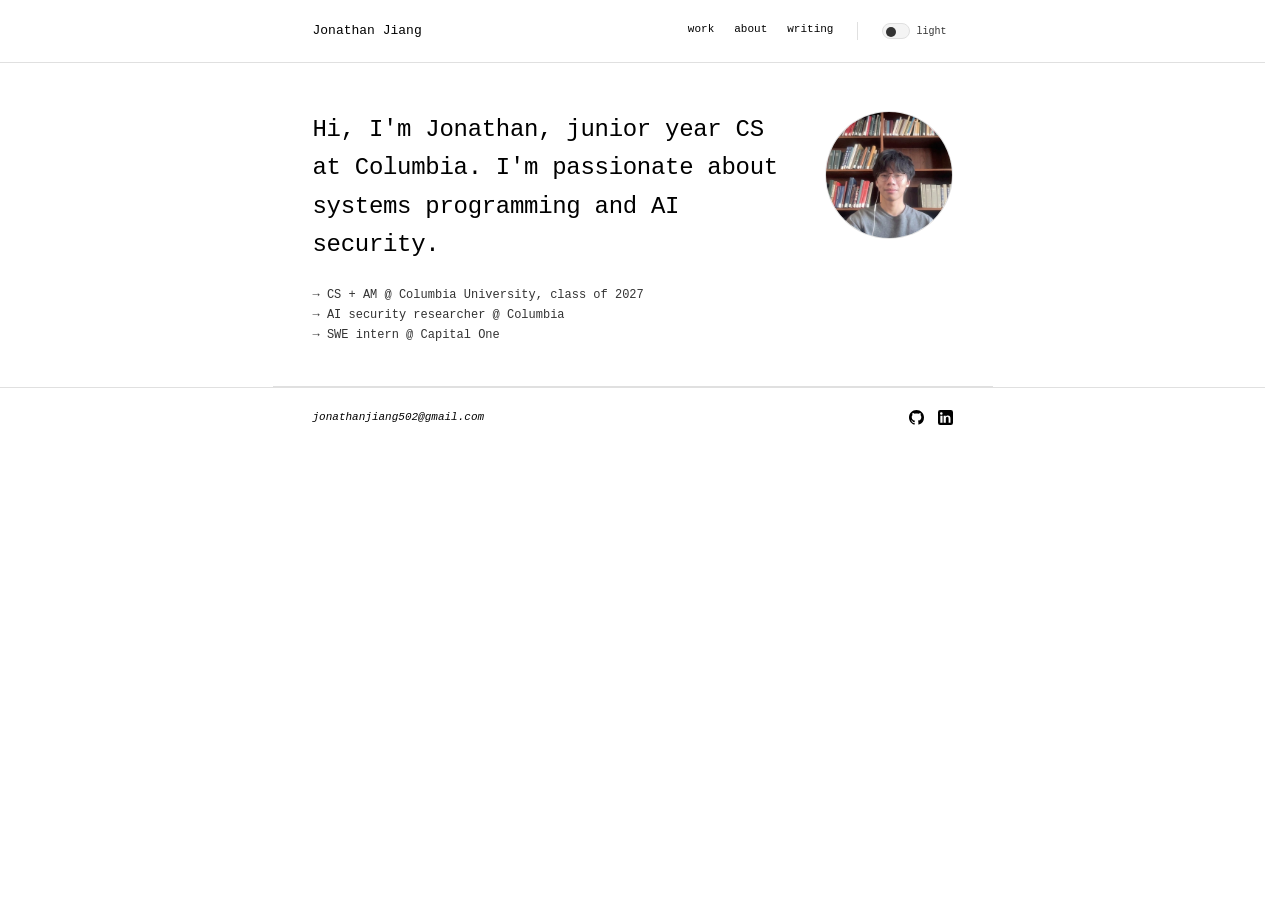
<file: index.html>
<!DOCTYPE html>
<html lang="en">
<head>
  <meta charset="UTF-8" />
  <meta name="viewport" content="width=device-width, initial-scale=1.0" />
  <title>Jonathan Jiang</title>
  <meta name="description" content="Jonathan Jiang — software engineer. CS @ Columbia University." />
  <link rel="stylesheet" href="css/style.css" />
  <!-- Apply persisted theme before paint to avoid a flash. -->
  <script>
    (function () {
      try {
        if (localStorage.getItem('theme') === 'dark') {
          document.documentElement.setAttribute('data-theme', 'dark');
        }
      } catch (e) {}
    })();
  </script>
</head>
<body>

  <nav class="nav">
    <div class="nav-inner">
      <a href="index.html" class="nav-name">Jonathan Jiang</a>
      <div class="nav-right">
        <div class="nav-tabs">
          <a href="work.html" class="nav-tab">work</a>
          <a href="about.html" class="nav-tab">about</a>
          <a href="writing.html" class="nav-tab">writing</a>
        </div>
        <button class="theme-toggle" id="themeToggle" type="button" aria-label="Toggle light and dark mode" aria-pressed="false">
          <span class="toggle-track"><span class="toggle-thumb"></span></span>
          <span class="toggle-label" id="toggleLabel">light</span>
        </button>
      </div>
    </div>
  </nav>

  <main>
    <header class="hero">
      <div class="hero-text">
        <h1>Hi, I'm Jonathan, junior year CS at Columbia. I'm passionate about systems programming and AI security.</h1>
        <ul class="hero-meta">
          <li>CS + AM @ Columbia University, class of 2027</li>
          <li>AI security researcher @ Columbia</li>
          <li>SWE intern @ Capital One</li>
        </ul>
      </div>
      <img class="avatar" src="images/headshot.jpg" alt="Jonathan Jiang" />
    </header>
  </main>

  <footer class="footer">
    <div class="footer-inner">
      <a class="footer-email" href="mailto:jonathanjiang502@gmail.com">jonathanjiang502@gmail.com</a>
      <div class="footer-icons">
        <a href="https://github.com/jonathanj502" target="_blank" rel="noopener noreferrer" aria-label="GitHub">
          <svg viewBox="0 0 16 16" fill="currentColor" aria-hidden="true"><path d="M8 0C3.58 0 0 3.58 0 8c0 3.54 2.29 6.53 5.47 7.59.4.07.55-.17.55-.38 0-.19-.01-.82-.01-1.49-2.01.37-2.53-.49-2.69-.94-.09-.23-.48-.94-.82-1.13-.28-.15-.68-.52-.01-.53.63-.01 1.08.58 1.23.82.72 1.21 1.87.87 2.33.66.07-.52.28-.87.51-1.07-1.78-.2-3.64-.89-3.64-3.95 0-.87.31-1.59.82-2.15-.08-.2-.36-1.02.08-2.12 0 0 .67-.21 2.2.82.64-.18 1.32-.27 2-.27.68 0 1.36.09 2 .27 1.53-1.04 2.2-.82 2.2-.82.44 1.1.16 1.92.08 2.12.51.56.82 1.27.82 2.15 0 3.07-1.87 3.75-3.65 3.95.29.25.54.73.54 1.48 0 1.07-.01 1.93-.01 2.2 0 .21.15.46.55.38A8.01 8.01 0 0016 8c0-4.42-3.58-8-8-8z"/></svg>
        </a>
        <a href="https://linkedin.com/in/jonathanj126" target="_blank" rel="noopener noreferrer" aria-label="LinkedIn">
          <svg viewBox="0 0 16 16" fill="currentColor" aria-hidden="true"><path d="M13.63 0H2.37A2.34 2.34 0 000 2.34v11.32A2.34 2.34 0 002.37 16h11.26A2.34 2.34 0 0016 13.66V2.34A2.34 2.34 0 0013.63 0zM4.84 13.63H2.5V6.06h2.34v7.57zM3.67 5.02a1.36 1.36 0 110-2.71 1.36 1.36 0 010 2.71zM13.66 13.63h-2.34V9.5c0-.99-.02-2.26-1.38-2.26-1.38 0-1.59 1.08-1.59 2.19v4.2H6.01V6.06h2.25v1.03h.03c.31-.59 1.08-1.21 2.22-1.21 2.37 0 2.81 1.56 2.81 3.6v4.15z"/></svg>
        </a>
      </div>
    </div>
  </footer>

  <script src="js/main.js"></script>
</body>
</html>
</file>
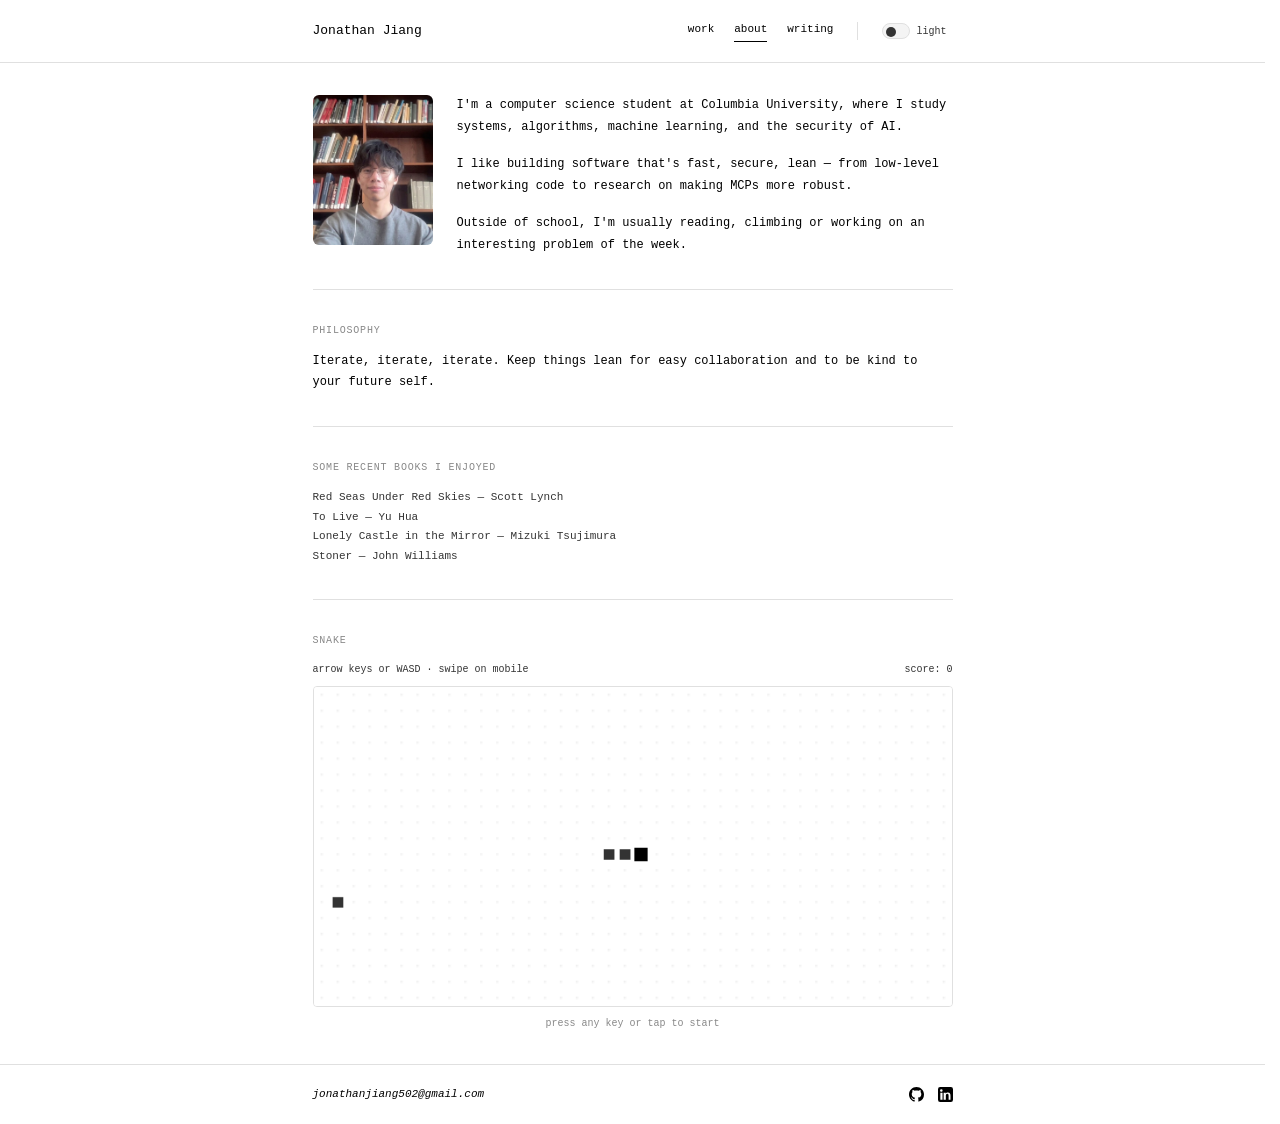
<file: about.html>
<!DOCTYPE html>
<html lang="en">
<head>
  <meta charset="UTF-8" />
  <meta name="viewport" content="width=device-width, initial-scale=1.0" />
  <title>About — Jonathan Jiang</title>
  <meta name="description" content="About Jonathan Jiang — CS @ Columbia University, class of 2027." />
  <link rel="stylesheet" href="css/style.css" />
  <script>
    (function () {
      try {
        if (localStorage.getItem('theme') === 'dark') {
          document.documentElement.setAttribute('data-theme', 'dark');
        }
      } catch (e) {}
    })();
  </script>
</head>
<body>

  <nav class="nav">
    <div class="nav-inner">
      <a href="index.html" class="nav-name">Jonathan Jiang</a>
      <div class="nav-right">
        <div class="nav-tabs">
          <a href="work.html" class="nav-tab">work</a>
          <a href="about.html" class="nav-tab active">about</a>
          <a href="writing.html" class="nav-tab">writing</a>
        </div>
        <button class="theme-toggle" id="themeToggle" type="button" aria-label="Toggle light and dark mode" aria-pressed="false">
          <span class="toggle-track"><span class="toggle-thumb"></span></span>
          <span class="toggle-label" id="toggleLabel">light</span>
        </button>
      </div>
    </div>
  </nav>

  <main class="container">

    <section class="section">
      <div class="about">
        <img class="about-photo" src="images/about.jpg" alt="Jonathan Jiang" />
        <div class="about-copy">
          <!-- TODO: rewrite these paragraphs in your own voice. -->
          <p>I'm a computer science student at Columbia University, where I study systems, algorithms, machine learning, and the security of AI.</p>
          <p>I like building software that's fast, secure, lean — from low-level networking code to research on making MCPs more robust.</p>
          <p>Outside of school, I'm usually reading, climbing or working on an interesting problem of the week.</p>
        </div>
      </div>
    </section>

    <section class="section">
      <div class="section-label">Philosophy</div>
      <p style="margin:0;font-size:12px;line-height:1.8;color:var(--text);">Iterate, iterate, iterate. Keep things lean for easy collaboration and to be kind to your future self.</p>
    </section>

    <section class="section">
      <div class="section-label">Some recent books I enjoyed</div>
      <ul class="facts">
        <li>Red Seas Under Red Skies — Scott Lynch</li>
        <li>To Live — Yu Hua</li>
        <li>Lonely Castle in the Mirror — Mizuki Tsujimura</li>
        <li>Stoner — John Williams</li>
      </ul>
    </section>

    <section class="section">
      <div class="section-label">Snake</div>
      <div style="display:flex;align-items:center;justify-content:space-between;margin-bottom:8px;">
        <span style="font-size:10px;color:var(--muted);">arrow keys or WASD · swipe on mobile</span>
        <span style="font-size:10px;color:var(--muted);">score: <span id="snakeScore">0</span></span>
      </div>
      <canvas id="snakeCanvas" width="480" height="240" style="display:block;width:100%;border:0.5px solid var(--border);border-radius:4px;"></canvas>
      <p id="snakeMsg" style="font-size:10px;color:var(--faint);margin:8px 0 0;text-align:center;"></p>
    </section>

  </main>

  <footer class="footer">
    <div class="footer-inner">
      <a class="footer-email" href="mailto:jonathanjiang502@gmail.com">jonathanjiang502@gmail.com</a>
      <div class="footer-icons">
        <a href="https://github.com/jonathanj502" target="_blank" rel="noopener noreferrer" aria-label="GitHub">
          <svg viewBox="0 0 16 16" fill="currentColor" aria-hidden="true"><path d="M8 0C3.58 0 0 3.58 0 8c0 3.54 2.29 6.53 5.47 7.59.4.07.55-.17.55-.38 0-.19-.01-.82-.01-1.49-2.01.37-2.53-.49-2.69-.94-.09-.23-.48-.94-.82-1.13-.28-.15-.68-.52-.01-.53.63-.01 1.08.58 1.23.82.72 1.21 1.87.87 2.33.66.07-.52.28-.87.51-1.07-1.78-.2-3.64-.89-3.64-3.95 0-.87.31-1.59.82-2.15-.08-.2-.36-1.02.08-2.12 0 0 .67-.21 2.2.82.64-.18 1.32-.27 2-.27.68 0 1.36.09 2 .27 1.53-1.04 2.2-.82 2.2-.82.44 1.1.16 1.92.08 2.12.51.56.82 1.27.82 2.15 0 3.07-1.87 3.75-3.65 3.95.29.25.54.73.54 1.48 0 1.07-.01 1.93-.01 2.2 0 .21.15.46.55.38A8.01 8.01 0 0016 8c0-4.42-3.58-8-8-8z"/></svg>
        </a>
        <a href="https://linkedin.com/in/jonathanj126" target="_blank" rel="noopener noreferrer" aria-label="LinkedIn">
          <svg viewBox="0 0 16 16" fill="currentColor" aria-hidden="true"><path d="M13.63 0H2.37A2.34 2.34 0 000 2.34v11.32A2.34 2.34 0 002.37 16h11.26A2.34 2.34 0 0016 13.66V2.34A2.34 2.34 0 0013.63 0zM4.84 13.63H2.5V6.06h2.34v7.57zM3.67 5.02a1.36 1.36 0 110-2.71 1.36 1.36 0 010 2.71zM13.66 13.63h-2.34V9.5c0-.99-.02-2.26-1.38-2.26-1.38 0-1.59 1.08-1.59 2.19v4.2H6.01V6.06h2.25v1.03h.03c.31-.59 1.08-1.21 2.22-1.21 2.37 0 2.81 1.56 2.81 3.6v4.15z"/></svg>
        </a>
      </div>
    </div>
  </footer>

  <script src="js/main.js"></script>
  <script src="js/snake.js"></script>
</body>
</html>
</file>
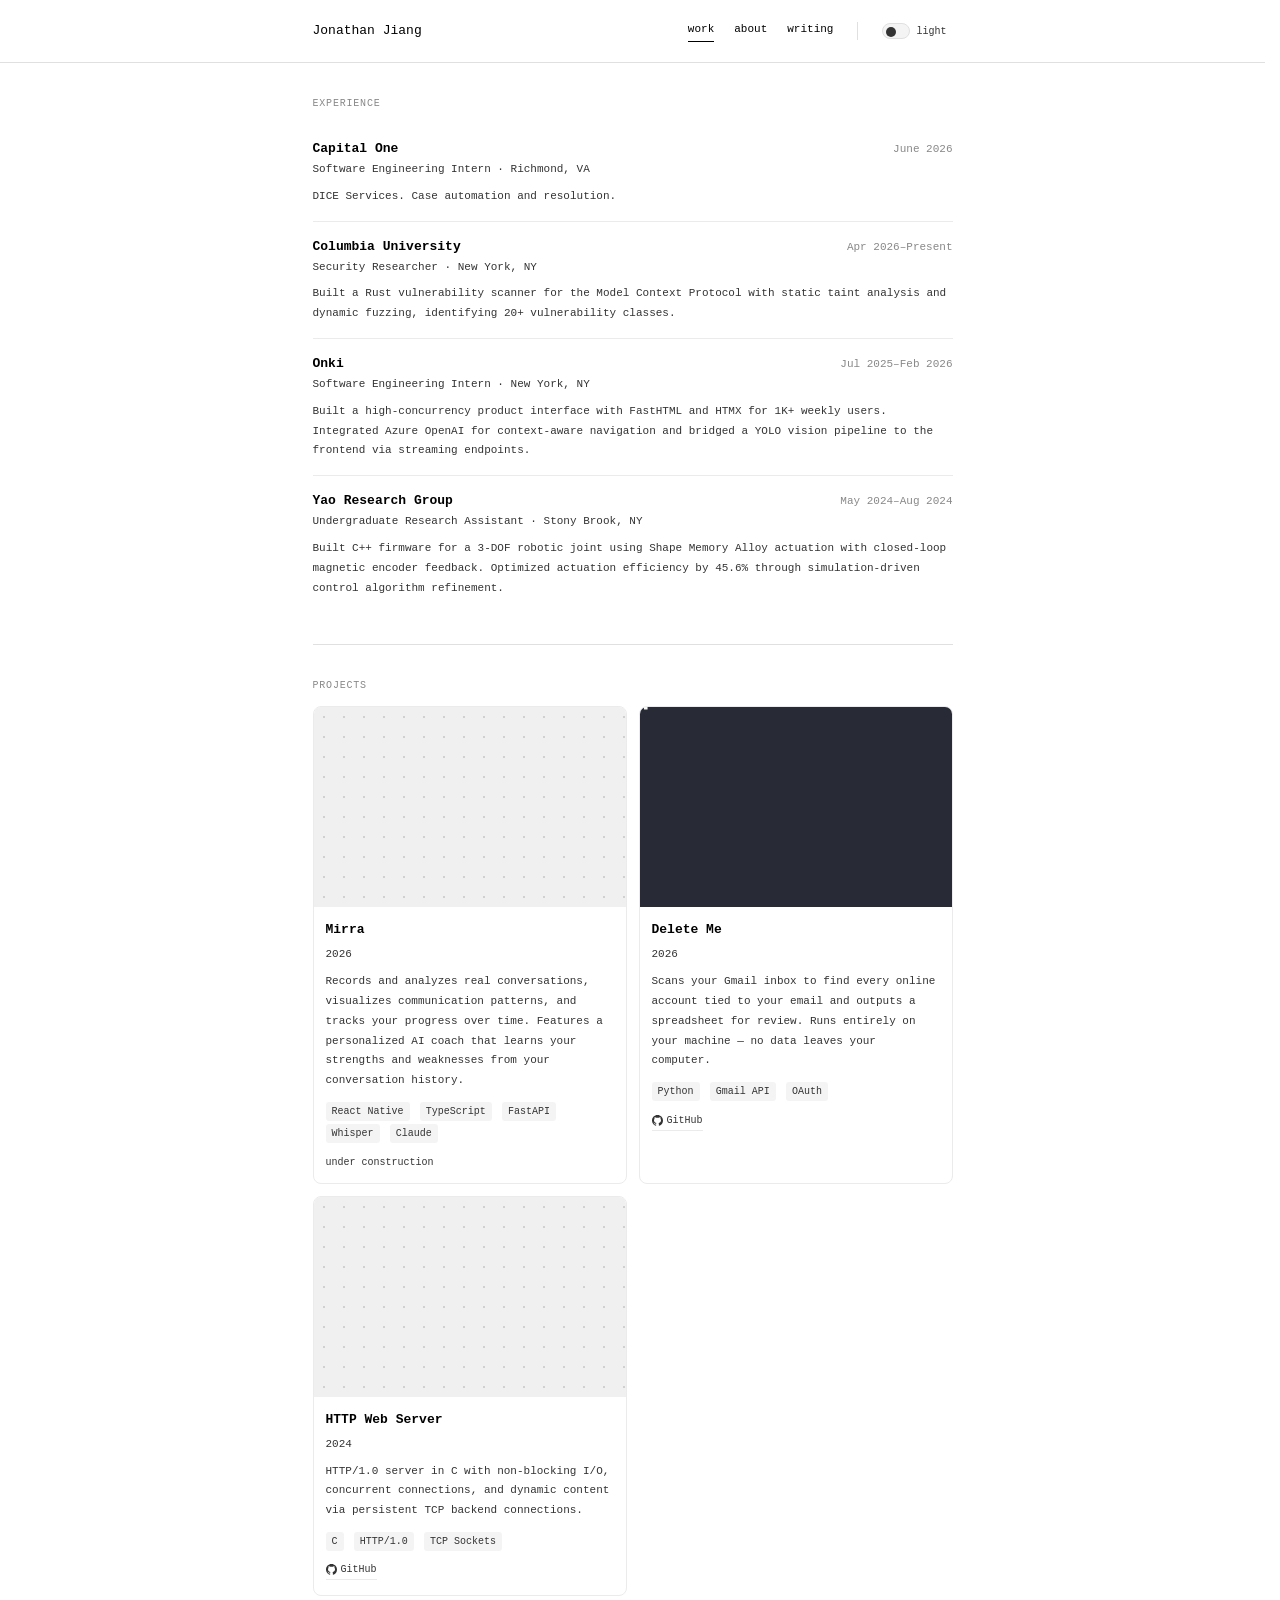
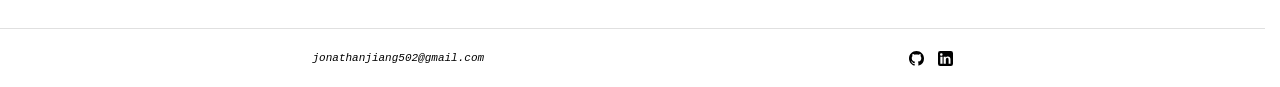
<file: work.html>
<!DOCTYPE html>
<html lang="en">
<head>
  <meta charset="UTF-8" />
  <meta name="viewport" content="width=device-width, initial-scale=1.0" />
  <title>Work — Jonathan Jiang</title>
  <meta name="description" content="Experience and projects by Jonathan Jiang." />
  <link rel="stylesheet" href="css/style.css" />
  <script>
    (function () {
      try {
        if (localStorage.getItem('theme') === 'dark') {
          document.documentElement.setAttribute('data-theme', 'dark');
        }
      } catch (e) {}
    })();
  </script>
</head>
<body>

  <nav class="nav">
    <div class="nav-inner">
      <a href="index.html" class="nav-name">Jonathan Jiang</a>
      <div class="nav-right">
        <div class="nav-tabs">
          <a href="work.html" class="nav-tab active">work</a>
          <a href="about.html" class="nav-tab">about</a>
          <a href="writing.html" class="nav-tab">writing</a>
        </div>
        <button class="theme-toggle" id="themeToggle" type="button" aria-label="Toggle light and dark mode" aria-pressed="false">
          <span class="toggle-track"><span class="toggle-thumb"></span></span>
          <span class="toggle-label" id="toggleLabel">light</span>
        </button>
      </div>
    </div>
  </nav>

  <main class="container">

    <section class="section">
      <div class="section-label">Experience</div>

      <div class="entry">
        <div class="entry-head">
          <span class="entry-title">Capital One</span>
          <span class="entry-year">June 2026</span>
        </div>
        <div class="entry-sub">Software Engineering Intern · Richmond, VA</div>
        <div class="entry-desc">DICE Services. Case automation and resolution.</div>
      </div>

      <div class="entry">
        <div class="entry-head">
          <span class="entry-title">Columbia University</span>
          <span class="entry-year">Apr 2026–Present</span>
        </div>
        <div class="entry-sub">Security Researcher · New York, NY</div>
        <div class="entry-desc">Built a Rust vulnerability scanner for the Model Context Protocol with static taint analysis and dynamic fuzzing, identifying 20+ vulnerability classes.</div>
      </div>

      <div class="entry">
        <div class="entry-head">
          <span class="entry-title">Onki</span>
          <span class="entry-year">Jul 2025–Feb 2026</span>
        </div>
        <div class="entry-sub">Software Engineering Intern · New York, NY</div>
        <div class="entry-desc">Built a high-concurrency product interface with FastHTML and HTMX for 1K+ weekly users. Integrated Azure OpenAI for context-aware navigation and bridged a YOLO vision pipeline to the frontend via streaming endpoints.</div>
      </div>

      <div class="entry">
        <div class="entry-head">
          <span class="entry-title">Yao Research Group</span>
          <span class="entry-year">May 2024–Aug 2024</span>
        </div>
        <div class="entry-sub">Undergraduate Research Assistant · Stony Brook, NY</div>
        <div class="entry-desc">Built C++ firmware for a 3-DOF robotic joint using Shape Memory Alloy actuation with closed-loop magnetic encoder feedback. Optimized actuation efficiency by 45.6% through simulation-driven control algorithm refinement.</div>
      </div>
    </section>

    <section class="section">
      <div class="section-label">Projects</div>

      <div class="project-grid">
        <article class="card">
          <div class="card-img" role="img" aria-label="Mirra screenshot"></div>
          <div class="card-body">
            <div class="card-title">Mirra</div>
            <div class="card-meta">2026</div>
            <div class="entry-desc" style="font-size:11px;margin-bottom:8px;">Records and analyzes real conversations, visualizes communication patterns, and tracks your progress over time. Features a personalized AI coach that learns your strengths and weaknesses from your conversation history.</div>
            <div class="tags">
              <span class="tag">React Native</span>
              <span class="tag">TypeScript</span>
              <span class="tag">FastAPI</span>
              <span class="tag">Whisper</span>
              <span class="tag">Claude</span>
            </div>
            <p style="margin: 10px 0 0; font-size:10px; color:var(--muted);">under construction</p>
          </div>
        </article>

        <article class="card">
          <!-- TODO: replace placeholder with real screenshot (16:9) -->
          <img class="card-img" src="images/demo.gif" alt="Delete Me terminal demo">
          <div class="card-body">
            <div class="card-title">Delete Me</div>
            <div class="card-meta">2026</div>
            <div class="entry-desc" style="font-size:11px;margin-bottom:8px;">Scans your Gmail inbox to find every online account tied to your email and outputs a spreadsheet for review. Runs entirely on your machine — no data leaves your computer.</div>
            <div class="tags">
              <span class="tag">Python</span>
              <span class="tag">Gmail API</span>
              <span class="tag">OAuth</span>
            </div>
            <p style="margin: 10px 0 0;">
              <a class="gh-link" href="https://github.com/jonathanj502/Delete_Me" target="_blank" rel="noopener noreferrer">
                <svg viewBox="0 0 16 16" fill="currentColor" aria-hidden="true"><path d="M8 0C3.58 0 0 3.58 0 8c0 3.54 2.29 6.53 5.47 7.59.4.07.55-.17.55-.38 0-.19-.01-.82-.01-1.49-2.01.37-2.53-.49-2.69-.94-.09-.23-.48-.94-.82-1.13-.28-.15-.68-.52-.01-.53.63-.01 1.08.58 1.23.82.72 1.21 1.87.87 2.33.66.07-.52.28-.87.51-1.07-1.78-.2-3.64-.89-3.64-3.95 0-.87.31-1.59.82-2.15-.08-.2-.36-1.02.08-2.12 0 0 .67-.21 2.2.82.64-.18 1.32-.27 2-.27.68 0 1.36.09 2 .27 1.53-1.04 2.2-.82 2.2-.82.44 1.1.16 1.92.08 2.12.51.56.82 1.27.82 2.15 0 3.07-1.87 3.75-3.65 3.95.29.25.54.73.54 1.48 0 1.07-.01 1.93-.01 2.2 0 .21.15.46.55.38A8.01 8.01 0 0016 8c0-4.42-3.58-8-8-8z"/></svg>
                GitHub
              </a>
            </p>
          </div>
        </article>

        <article class="card">
          <div class="card-img" role="img" aria-label="HTTP Web Server screenshot"></div>
          <div class="card-body">
            <div class="card-title">HTTP Web Server</div>
            <div class="card-meta">2024</div>
            <div class="entry-desc" style="font-size:11px;margin-bottom:8px;">HTTP/1.0 server in C with non-blocking I/O, concurrent connections, and dynamic content via persistent TCP backend connections.</div>
            <div class="tags">
              <span class="tag">C</span>
              <span class="tag">HTTP/1.0</span>
              <span class="tag">TCP Sockets</span>
            </div>
            <!-- TODO: point href at the real repo -->
            <p style="margin: 10px 0 0;">
              <a class="gh-link" href="https://github.com/jonathanj502" target="_blank" rel="noopener noreferrer">
                <svg viewBox="0 0 16 16" fill="currentColor" aria-hidden="true"><path d="M8 0C3.58 0 0 3.58 0 8c0 3.54 2.29 6.53 5.47 7.59.4.07.55-.17.55-.38 0-.19-.01-.82-.01-1.49-2.01.37-2.53-.49-2.69-.94-.09-.23-.48-.94-.82-1.13-.28-.15-.68-.52-.01-.53.63-.01 1.08.58 1.23.82.72 1.21 1.87.87 2.33.66.07-.52.28-.87.51-1.07-1.78-.2-3.64-.89-3.64-3.95 0-.87.31-1.59.82-2.15-.08-.2-.36-1.02.08-2.12 0 0 .67-.21 2.2.82.64-.18 1.32-.27 2-.27.68 0 1.36.09 2 .27 1.53-1.04 2.2-.82 2.2-.82.44 1.1.16 1.92.08 2.12.51.56.82 1.27.82 2.15 0 3.07-1.87 3.75-3.65 3.95.29.25.54.73.54 1.48 0 1.07-.01 1.93-.01 2.2 0 .21.15.46.55.38A8.01 8.01 0 0016 8c0-4.42-3.58-8-8-8z"/></svg>
                GitHub
              </a>
            </p>
          </div>
        </article>
      </div>
    </section>

  </main>

  <footer class="footer">
    <div class="footer-inner">
      <a class="footer-email" href="mailto:jonathanjiang502@gmail.com">jonathanjiang502@gmail.com</a>
      <div class="footer-icons">
        <a href="https://github.com/jonathanj502" target="_blank" rel="noopener noreferrer" aria-label="GitHub">
          <svg viewBox="0 0 16 16" fill="currentColor" aria-hidden="true"><path d="M8 0C3.58 0 0 3.58 0 8c0 3.54 2.29 6.53 5.47 7.59.4.07.55-.17.55-.38 0-.19-.01-.82-.01-1.49-2.01.37-2.53-.49-2.69-.94-.09-.23-.48-.94-.82-1.13-.28-.15-.68-.52-.01-.53.63-.01 1.08.58 1.23.82.72 1.21 1.87.87 2.33.66.07-.52.28-.87.51-1.07-1.78-.2-3.64-.89-3.64-3.95 0-.87.31-1.59.82-2.15-.08-.2-.36-1.02.08-2.12 0 0 .67-.21 2.2.82.64-.18 1.32-.27 2-.27.68 0 1.36.09 2 .27 1.53-1.04 2.2-.82 2.2-.82.44 1.1.16 1.92.08 2.12.51.56.82 1.27.82 2.15 0 3.07-1.87 3.75-3.65 3.95.29.25.54.73.54 1.48 0 1.07-.01 1.93-.01 2.2 0 .21.15.46.55.38A8.01 8.01 0 0016 8c0-4.42-3.58-8-8-8z"/></svg>
        </a>
        <a href="https://linkedin.com/in/jonathanj126" target="_blank" rel="noopener noreferrer" aria-label="LinkedIn">
          <svg viewBox="0 0 16 16" fill="currentColor" aria-hidden="true"><path d="M13.63 0H2.37A2.34 2.34 0 000 2.34v11.32A2.34 2.34 0 002.37 16h11.26A2.34 2.34 0 0016 13.66V2.34A2.34 2.34 0 0013.63 0zM4.84 13.63H2.5V6.06h2.34v7.57zM3.67 5.02a1.36 1.36 0 110-2.71 1.36 1.36 0 010 2.71zM13.66 13.63h-2.34V9.5c0-.99-.02-2.26-1.38-2.26-1.38 0-1.59 1.08-1.59 2.19v4.2H6.01V6.06h2.25v1.03h.03c.31-.59 1.08-1.21 2.22-1.21 2.37 0 2.81 1.56 2.81 3.6v4.15z"/></svg>
        </a>
      </div>
    </div>
  </footer>

  <script src="js/main.js"></script>
</body>
</html>
</file>
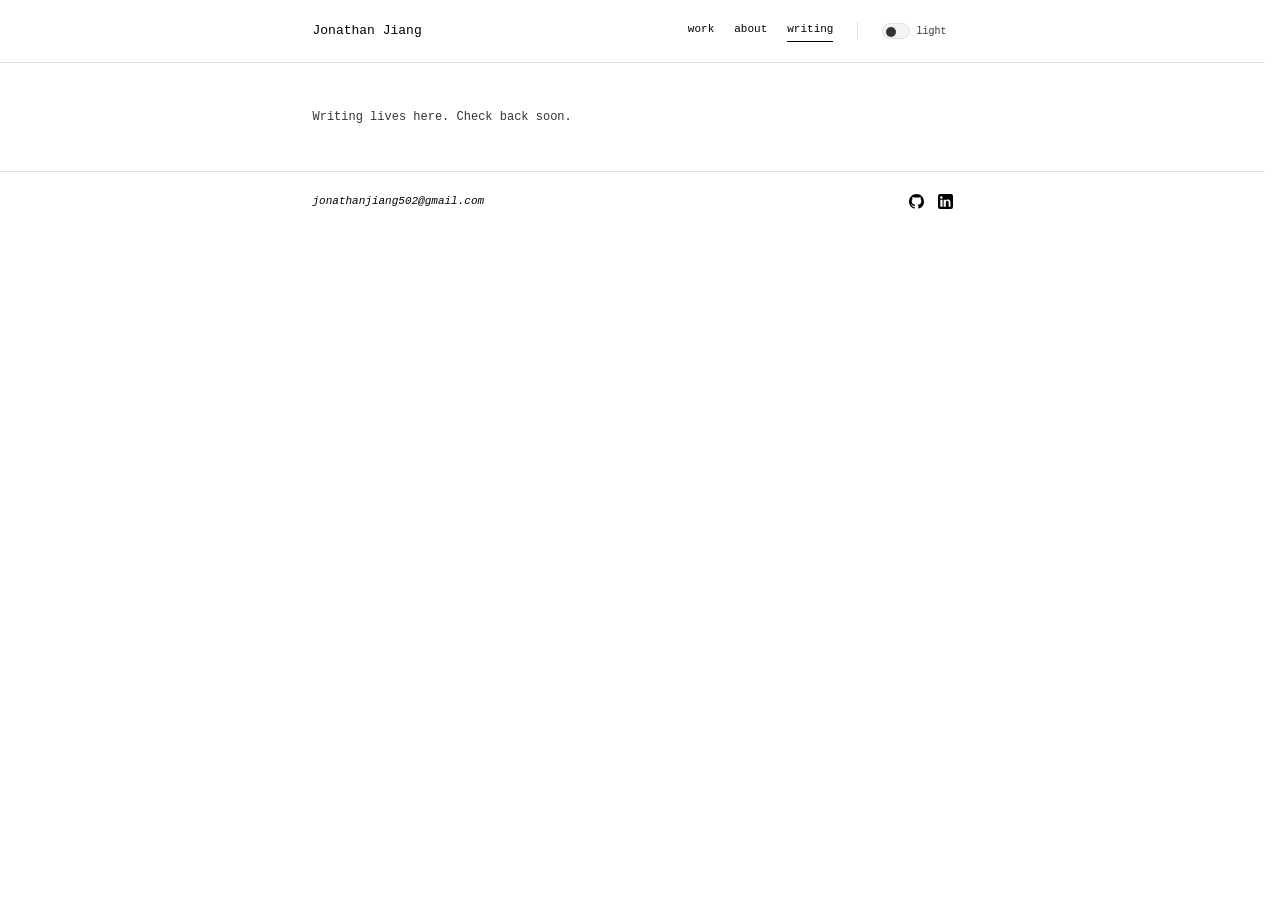
<file: writing.html>
<!DOCTYPE html>
<html lang="en">
<head>
  <meta charset="UTF-8" />
  <meta name="viewport" content="width=device-width, initial-scale=1.0" />
  <title>Writing — Jonathan Jiang</title>
  <meta name="description" content="Writing by Jonathan Jiang." />
  <link rel="stylesheet" href="css/style.css" />
  <script>
    (function () {
      try {
        if (localStorage.getItem('theme') === 'dark') {
          document.documentElement.setAttribute('data-theme', 'dark');
        }
      } catch (e) {}
    })();
  </script>
</head>
<body>

  <nav class="nav">
    <div class="nav-inner">
      <a href="index.html" class="nav-name">Jonathan Jiang</a>
      <div class="nav-right">
        <div class="nav-tabs">
          <a href="work.html" class="nav-tab">work</a>
          <a href="about.html" class="nav-tab">about</a>
          <a href="writing.html" class="nav-tab active">writing</a>
        </div>
        <button class="theme-toggle" id="themeToggle" type="button" aria-label="Toggle light and dark mode" aria-pressed="false">
          <span class="toggle-track"><span class="toggle-thumb"></span></span>
          <span class="toggle-label" id="toggleLabel">light</span>
        </button>
      </div>
    </div>
  </nav>

  <main class="container">
    <section class="section">
      <!-- Placeholder state. When posts go live, swap this for the .post-list
           markup below (one .post-row per post, reverse-chronological). -->
      <p class="writing-empty">Writing lives here. Check back soon.</p>

      <!--
      <div class="post-list">
        <a class="post-row" href="writing/example-post.html">
          <span class="post-title">Example post title</span>
          <span class="post-date">Jun 2026</span>
        </a>
      </div>
      -->
    </section>
  </main>

  <footer class="footer">
    <div class="footer-inner">
      <a class="footer-email" href="mailto:jonathanjiang502@gmail.com">jonathanjiang502@gmail.com</a>
      <div class="footer-icons">
        <a href="https://github.com/jonathanj502" target="_blank" rel="noopener noreferrer" aria-label="GitHub">
          <svg viewBox="0 0 16 16" fill="currentColor" aria-hidden="true"><path d="M8 0C3.58 0 0 3.58 0 8c0 3.54 2.29 6.53 5.47 7.59.4.07.55-.17.55-.38 0-.19-.01-.82-.01-1.49-2.01.37-2.53-.49-2.69-.94-.09-.23-.48-.94-.82-1.13-.28-.15-.68-.52-.01-.53.63-.01 1.08.58 1.23.82.72 1.21 1.87.87 2.33.66.07-.52.28-.87.51-1.07-1.78-.2-3.64-.89-3.64-3.95 0-.87.31-1.59.82-2.15-.08-.2-.36-1.02.08-2.12 0 0 .67-.21 2.2.82.64-.18 1.32-.27 2-.27.68 0 1.36.09 2 .27 1.53-1.04 2.2-.82 2.2-.82.44 1.1.16 1.92.08 2.12.51.56.82 1.27.82 2.15 0 3.07-1.87 3.75-3.65 3.95.29.25.54.73.54 1.48 0 1.07-.01 1.93-.01 2.2 0 .21.15.46.55.38A8.01 8.01 0 0016 8c0-4.42-3.58-8-8-8z"/></svg>
        </a>
        <a href="https://linkedin.com/in/jonathanj126" target="_blank" rel="noopener noreferrer" aria-label="LinkedIn">
          <svg viewBox="0 0 16 16" fill="currentColor" aria-hidden="true"><path d="M13.63 0H2.37A2.34 2.34 0 000 2.34v11.32A2.34 2.34 0 002.37 16h11.26A2.34 2.34 0 0016 13.66V2.34A2.34 2.34 0 0013.63 0zM4.84 13.63H2.5V6.06h2.34v7.57zM3.67 5.02a1.36 1.36 0 110-2.71 1.36 1.36 0 010 2.71zM13.66 13.63h-2.34V9.5c0-.99-.02-2.26-1.38-2.26-1.38 0-1.59 1.08-1.59 2.19v4.2H6.01V6.06h2.25v1.03h.03c.31-.59 1.08-1.21 2.22-1.21 2.37 0 2.81 1.56 2.81 3.6v4.15z"/></svg>
        </a>
      </div>
    </div>
  </footer>

  <script src="js/main.js"></script>
</body>
</html>
</file>
<file: css/style.css>
/* ==========================================================================
   Jonathan Jiang — Personal Website
   Built to the design-system handoff. All tokens/specs sourced from
   jonathan-jiang-design-system.md
   ========================================================================== */

/* ---- Color tokens -------------------------------------------------------- */
:root {
  --bg:         #ffffff;
  --text:       #000000;
  --muted:      #333333;
  --faint:      #888888;
  --border:     #e0e0e0;
  --row-border: #ebebeb;
  --tag-bg:     #f4f4f4;
  --img-bg:     #f0f0f0;
  --img-dot:    #d0d0d0;
}

[data-theme="dark"] {
  --bg:         #111111;
  --text:       #ffffff;
  --muted:      #aaaaaa;
  --faint:      #888888;
  --border:     #2a2a2a;
  --row-border: #1e1e1e;
  --tag-bg:     #1a1a1a;
  --img-bg:     #1e1e1e;
  --img-dot:    #2e2e2e;
}

/* ---- Reset / base -------------------------------------------------------- */
*,
*::before,
*::after { box-sizing: border-box; }

html {
  -webkit-text-size-adjust: 100%;
  scrollbar-gutter: stable;
}

body {
  margin: 0;
  background: var(--bg);
  color: var(--text);
  font-family: 'Courier New', Courier, monospace;
  font-weight: 400;
  font-size: 12px;
  line-height: 1.7;
  -webkit-font-smoothing: antialiased;
  -moz-osx-font-smoothing: grayscale;
  transition: background 0.2s ease, color 0.2s ease;
}

a { color: inherit; }

img { display: block; }

/* ---- Layout -------------------------------------------------------------- */
.container {
  max-width: 720px;
  margin: 0 auto;
  padding: 0 2.5rem;
}

.section {
  padding: 2rem 0;
  border-bottom: 0.5px solid var(--border);
}
.section:last-child { border-bottom: none; }

.section-label {
  font-size: 10px;
  color: var(--faint);
  text-transform: uppercase;
  letter-spacing: 0.8px;
  margin-bottom: 0.75rem;
}

/* ==========================================================================
   Nav
   ========================================================================== */
.nav {
  position: sticky;
  top: 0;
  z-index: 10;
  width: 100%;
  background: var(--bg);
  border-bottom: 0.5px solid var(--border);
  transition: background 0.2s ease, border-color 0.2s ease;
}

.nav-inner {
  max-width: 720px;
  margin: 0 auto;
  padding: 1.25rem 2.5rem;
  display: flex;
  justify-content: space-between;
  align-items: center;
}

.nav-name {
  font-size: 13px;
  font-weight: 400;
  text-decoration: none;
  color: var(--text);
}

.nav-right {
  display: flex;
  align-items: center;
}

.nav-tabs {
  display: flex;
  gap: 1.25rem;
}

.nav-tab {
  font-size: 11px;
  text-decoration: none;
  color: var(--text);
  padding-bottom: 2px;
  border-bottom: 0.5px solid transparent;
}
.nav-tab:hover { color: var(--muted); }
.nav-tab.active {
  border-bottom: 0.5px solid var(--text);
}

/* ---- Light/dark toggle --------------------------------------------------- */
.theme-toggle {
  display: flex;
  align-items: center;
  gap: 6px;
  margin-left: 1.5rem;
  padding-left: 1.5rem;
  border-left: 0.5px solid var(--border);
  background: none;
  border-top: none;
  border-right: none;
  border-bottom: none;
  cursor: pointer;
  font-family: inherit;
  color: inherit;
}

.toggle-track {
  position: relative;
  width: 28px;
  height: 16px;
  border-radius: 8px;
  background: var(--tag-bg);
  border: 0.5px solid var(--border);
  flex-shrink: 0;
}

.toggle-thumb {
  position: absolute;
  top: 2.5px;
  left: 3px;
  width: 10px;
  height: 10px;
  border-radius: 50%;
  background: var(--muted);
  transition: transform 0.2s ease, background 0.2s ease;
}

[data-theme="dark"] .toggle-thumb {
  transform: translateX(12px);
  background: var(--text);
}

.toggle-label {
  font-size: 10px;
  color: var(--muted);
  min-width: 5ch;
  display: inline-block;
}

/* ==========================================================================
   Hero (home)
   ========================================================================== */
.hero {
  max-width: 720px;
  margin: 0 auto;
  padding: 3rem 2.5rem 2.5rem;
  display: flex;
  gap: 1.5rem;
  align-items: flex-start;
  border-bottom: 0.5px solid var(--border);
}

.hero-text { flex: 1; }

.hero h1 {
  font-size: 24px;
  font-weight: 400;
  line-height: 1.6;
  letter-spacing: -0.3px;
  max-width: 500px;
  margin: 0 0 1.25rem;
}

.hero-meta {
  margin: 0;
  padding: 0;
  list-style: none;
}
.hero-meta li {
  font-size: 12px;
  color: var(--muted);
  line-height: 1.7;
}
.hero-meta li::before { content: "\2192\00a0"; } /* "→ " */

.avatar {
  width: 128px;
  height: 128px;
  border-radius: 50%;
  border: 0.5px solid var(--border);
  background: var(--img-bg);          /* placeholder — TODO: real photo */
  object-fit: cover;
  flex-shrink: 0;
}

/* ==========================================================================
   Entry rows (experience / recent work)
   ========================================================================== */
.entry {
  padding: 14px 0;
  border-bottom: 0.5px solid var(--row-border);
}
.entry:last-child { border-bottom: none; }

.entry-head {
  display: flex;
  justify-content: space-between;
  align-items: baseline;
  gap: 1rem;
}
.entry-title {
  font-size: 13px;
  font-weight: 700;
  color: var(--text);
}
.entry-year {
  font-size: 11px;
  color: var(--faint);
  white-space: nowrap;
}
.entry-sub {
  font-size: 11px;
  color: var(--muted);
  margin-bottom: 8px;
}
.entry-desc {
  font-size: 11px;
  color: var(--muted);
  line-height: 1.8;
}

/* ---- Tags ---------------------------------------------------------------- */
.tags { margin-top: 6px; }
.tag {
  font-size: 10px;
  color: var(--muted);
  background: var(--tag-bg);
  border-radius: 3px;
  padding: 1px 6px;
  margin: 3px 3px 0 0;
  display: inline-block;
}

/* ==========================================================================
   Project cards (work)
   ========================================================================== */
.project-grid {
  display: grid;
  grid-template-columns: 1fr 1fr;
  gap: 12px;
}

.card {
  border: 0.5px solid var(--row-border);
  border-radius: 8px;
  overflow: hidden;
}

.card-img {
  width: 100%;
  height: 200px;
  object-fit: cover;
  background-color: var(--img-bg);
  background-image: radial-gradient(circle, var(--img-dot) 1.5px, transparent 1.5px);
  background-size: 20px 20px;
}

.card-body { padding: 12px; }

.card-title {
  font-size: 13px;
  font-weight: 700;
  color: var(--text);
  margin-bottom: 4px;
}

.card-meta {
  font-size: 11px;
  color: var(--muted);
  margin-bottom: 8px;
}

/* ---- GitHub link --------------------------------------------------------- */
.gh-link {
  font-size: 10px;
  color: var(--muted);
  text-decoration: none;
  border-bottom: 0.5px solid var(--row-border);
  padding-bottom: 1px;
  display: inline-flex;
  align-items: center;
  gap: 4px;
}
.gh-link svg { width: 11px; height: 11px; }

/* ==========================================================================
   About
   ========================================================================== */
.about {
  display: flex;
  gap: 1.5rem;
  align-items: flex-start;
}
.about-photo {
  width: 120px;
  height: 150px;
  border-radius: 6px;
  object-fit: cover;
  flex-shrink: 0;
  background: var(--img-bg);          /* placeholder — TODO: real photo */
}
.about-copy { flex: 1; }
.about-copy p {
  margin: 0 0 1rem;
  line-height: 1.8;
}
.about-copy p:last-child { margin-bottom: 0; }

.facts {
  margin: 0;
  padding: 0;
  list-style: none;
}
.facts li {
  font-size: 11px;
  color: var(--muted);
  line-height: 1.8;
}

/* ==========================================================================
   Writing
   ========================================================================== */
.writing-empty {
  color: var(--muted);
  font-size: 12px;
}

.post-list { display: flex; flex-direction: column; }
.post-row {
  display: flex;
  justify-content: space-between;
  align-items: baseline;
  gap: 1rem;
  padding: 14px 0;
  border-bottom: 0.5px solid var(--row-border);
  text-decoration: none;
  color: var(--text);
}
.post-row:last-child { border-bottom: none; }
.post-title { font-size: 13px; }
.post-date { font-size: 11px; color: var(--faint); white-space: nowrap; }

/* ==========================================================================
   Footer
   ========================================================================== */
.footer {
  border-top: 0.5px solid var(--border);
}
.footer-inner {
  max-width: 720px;
  margin: 0 auto;
  padding: 1.25rem 2.5rem;
  display: flex;
  justify-content: space-between;
  align-items: center;
}
.footer-email {
  font-size: 11px;
  font-style: italic;
  color: var(--text);
  text-decoration: none;
}
.footer-icons {
  display: flex;
  gap: 14px;
}
.footer-icons a {
  color: var(--text);
  display: inline-flex;
  align-items: center;
}
.footer-icons svg { width: 15px; height: 15px; }
.footer-icons a:hover { color: var(--muted); }

/* ==========================================================================
   Responsive (mobile)
   ========================================================================== */
@media (max-width: 600px) {
  .container { padding: 0 1.25rem; }

  .nav-inner { padding: 1.25rem; }
  .nav-tabs { gap: 1rem; }
  .theme-toggle { margin-left: 1rem; padding-left: 1rem; }

  .hero {
    flex-direction: column;
    padding: 2.5rem 1.25rem 2rem;
  }

  .project-grid { grid-template-columns: 1fr; }

  .footer-inner { padding: 1.25rem; }
}

@media (max-width: 380px) {
  .toggle-label { display: none; }
}
</file>
